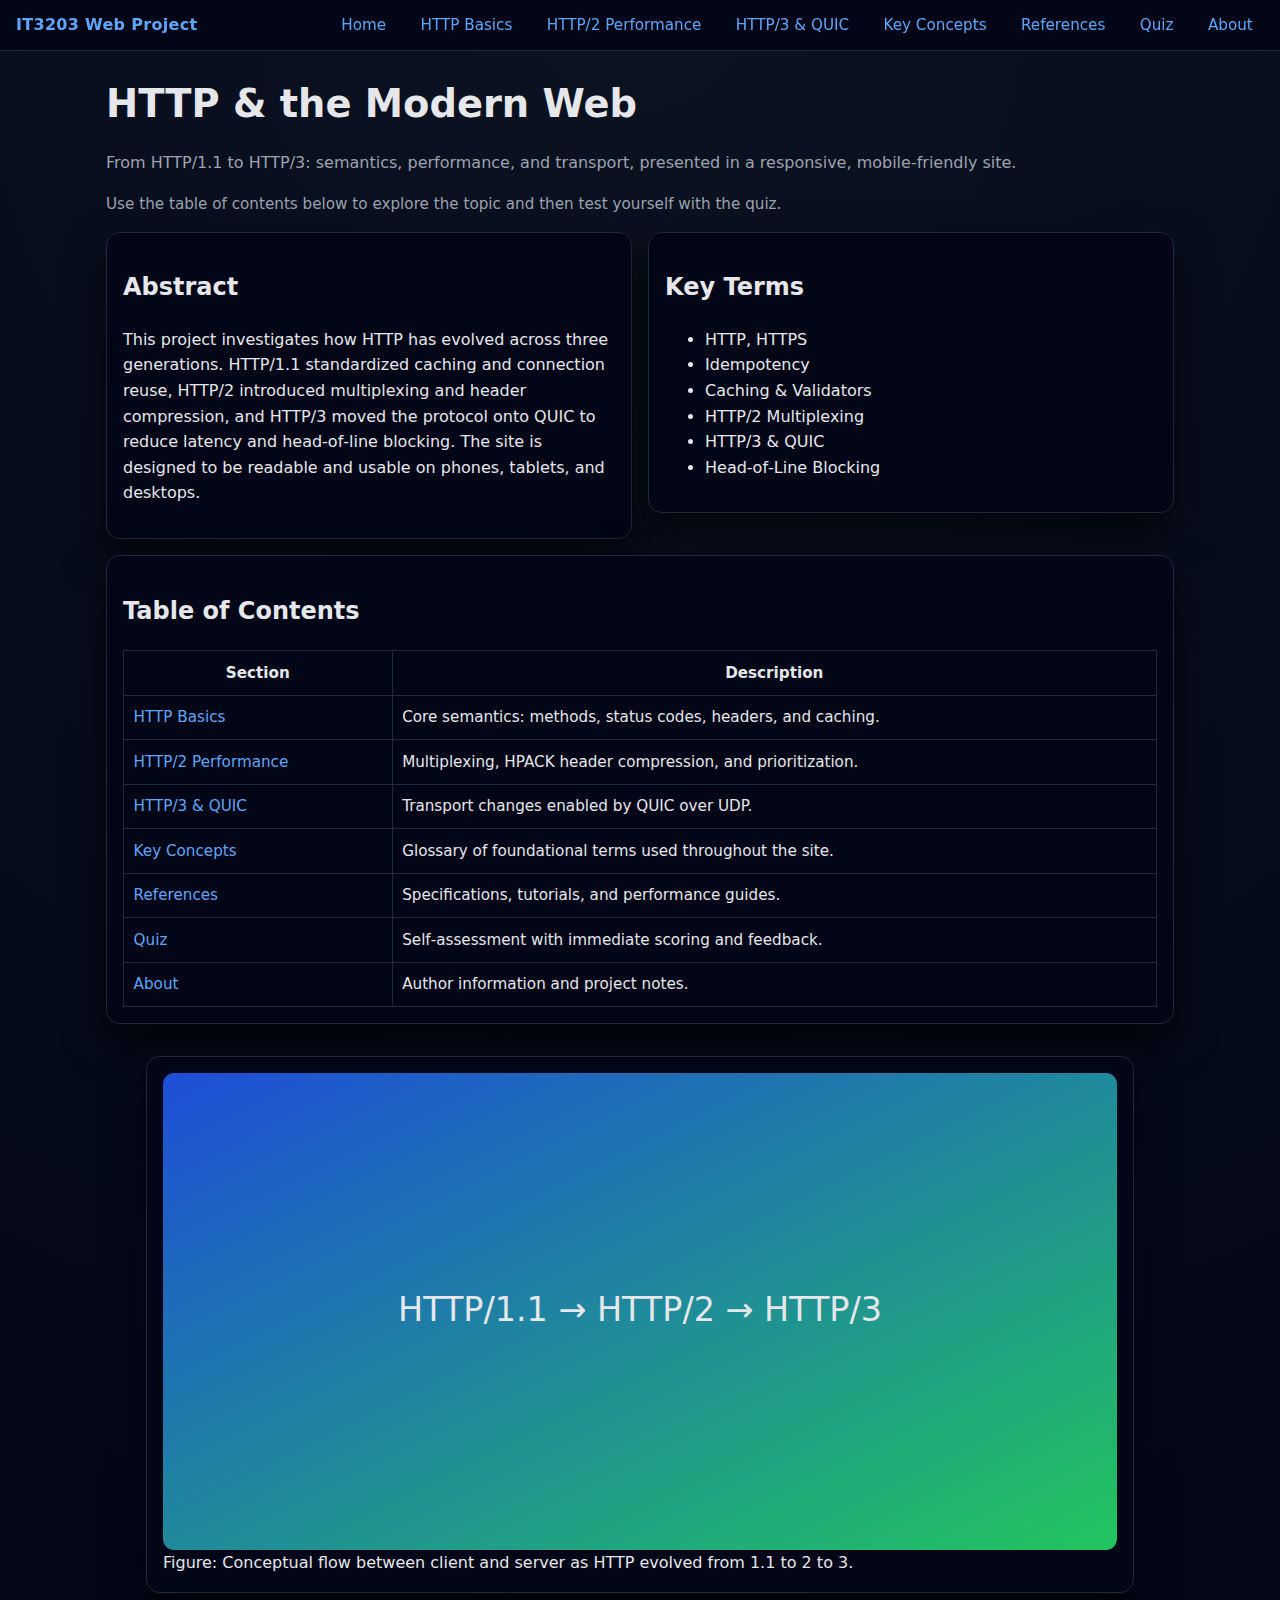
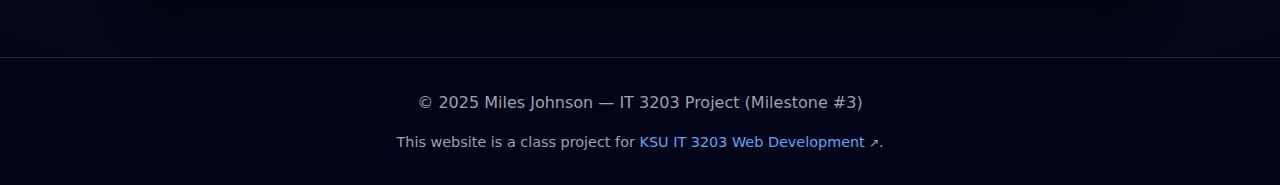
<file: index.html>
<!doctype html>
<html lang="en">
<head>
  <meta charset="utf-8" />
  <meta name="viewport" content="width=device-width, initial-scale=1" />
  <title>Home | IT3203 Web Project</title>
  <meta name="description" content="HTTP study site with responsive layout and quiz"/>
  <link rel="stylesheet" href="styles.css" />
</head>
<body>

<nav class="nav" aria-label="Main navigation">
  <a class="logo" href="index.html">IT3203 Web Project</a>
  <button class="nav-toggle" aria-expanded="false" aria-label="Toggle navigation">
    <span class="nav-toggle-bar"></span>
    <span class="nav-toggle-bar"></span>
    <span class="nav-toggle-bar"></span>
  </button>
  <ul class="menu">
    <li><a href="index.html">Home</a></li>
    <li><a href="topic-http.html">HTTP Basics</a></li>
    <li><a href="topic-http2-performance.html">HTTP/2 Performance</a></li>
    <li><a href="topic-http3.html">HTTP/3 &amp; QUIC</a></li>
    <li><a href="key-concepts.html">Key Concepts</a></li>
    <li><a href="references.html">References</a></li>
    <li><a href="quiz.html">Quiz</a></li>
    <li><a href="about.html">About</a></li>
  </ul>
</nav>

<main class="container">

<header class="hero">
  <h1>HTTP &amp; the Modern Web</h1>
  <p class="tagline">From HTTP/1.1 to HTTP/3: semantics, performance, and transport, presented in a responsive, mobile‑friendly site.</p>
  <p class="toc-note">Use the table of contents below to explore the topic and then test yourself with the quiz.</p>
</header>

<section class="grid grid-home">
  <article class="card">
    <h2>Abstract</h2>
    <p>
      This project investigates how HTTP has evolved across three generations. HTTP/1.1 standardized
      caching and connection reuse, HTTP/2 introduced multiplexing and header compression, and HTTP/3
      moved the protocol onto QUIC to reduce latency and head‑of‑line blocking. The site is designed to
      be readable and usable on phones, tablets, and desktops.
    </p>
  </article>

  <aside class="card">
    <h2>Key Terms</h2>
    <ul>
      <li>HTTP, HTTPS</li>
      <li>Idempotency</li>
      <li>Caching &amp; Validators</li>
      <li>HTTP/2 Multiplexing</li>
      <li>HTTP/3 &amp; QUIC</li>
      <li>Head‑of‑Line Blocking</li>
    </ul>
  </aside>

  <article class="card span-2">
    <h2>Table of Contents</h2>
    <div class="table-wrapper">
      <table class="toc">
        <thead><tr><th>Section</th><th>Description</th></tr></thead>
        <tbody>
          <tr><td><a href="topic-http.html">HTTP Basics</a></td><td>Core semantics: methods, status codes, headers, and caching.</td></tr>
          <tr><td><a href="topic-http2-performance.html">HTTP/2 Performance</a></td><td>Multiplexing, HPACK header compression, and prioritization.</td></tr>
          <tr><td><a href="topic-http3.html">HTTP/3 &amp; QUIC</a></td><td>Transport changes enabled by QUIC over UDP.</td></tr>
          <tr><td><a href="key-concepts.html">Key Concepts</a></td><td>Glossary of foundational terms used throughout the site.</td></tr>
          <tr><td><a href="references.html">References</a></td><td>Specifications, tutorials, and performance guides.</td></tr>
          <tr><td><a href="quiz.html">Quiz</a></td><td>Self‑assessment with immediate scoring and feedback.</td></tr>
          <tr><td><a href="about.html">About</a></td><td>Author information and project notes.</td></tr>
        </tbody>
      </table>
    </div>
  </article>

  <figure class="card span-2">
    <img src="placeholder.svg" alt="Diagram showing browser, HTTP versions, and server" class="responsive-img">
    <figcaption>Figure: Conceptual flow between client and server as HTTP evolved from 1.1 to 2 to 3.</figcaption>
  </figure>
</section>

</main>

<footer class="site-footer">
  <p>© 2025 Miles Johnson — IT 3203 Project (Milestone #3)</p>
  <p class="note">This website is a class project for
    <a href="https://ksuweb.github.io/IT3203/" target="_blank" rel="noopener">KSU IT 3203 Web Development</a>.
  </p>
</footer>

<script src="script.js" defer></script>
</body>
</html>
</file>
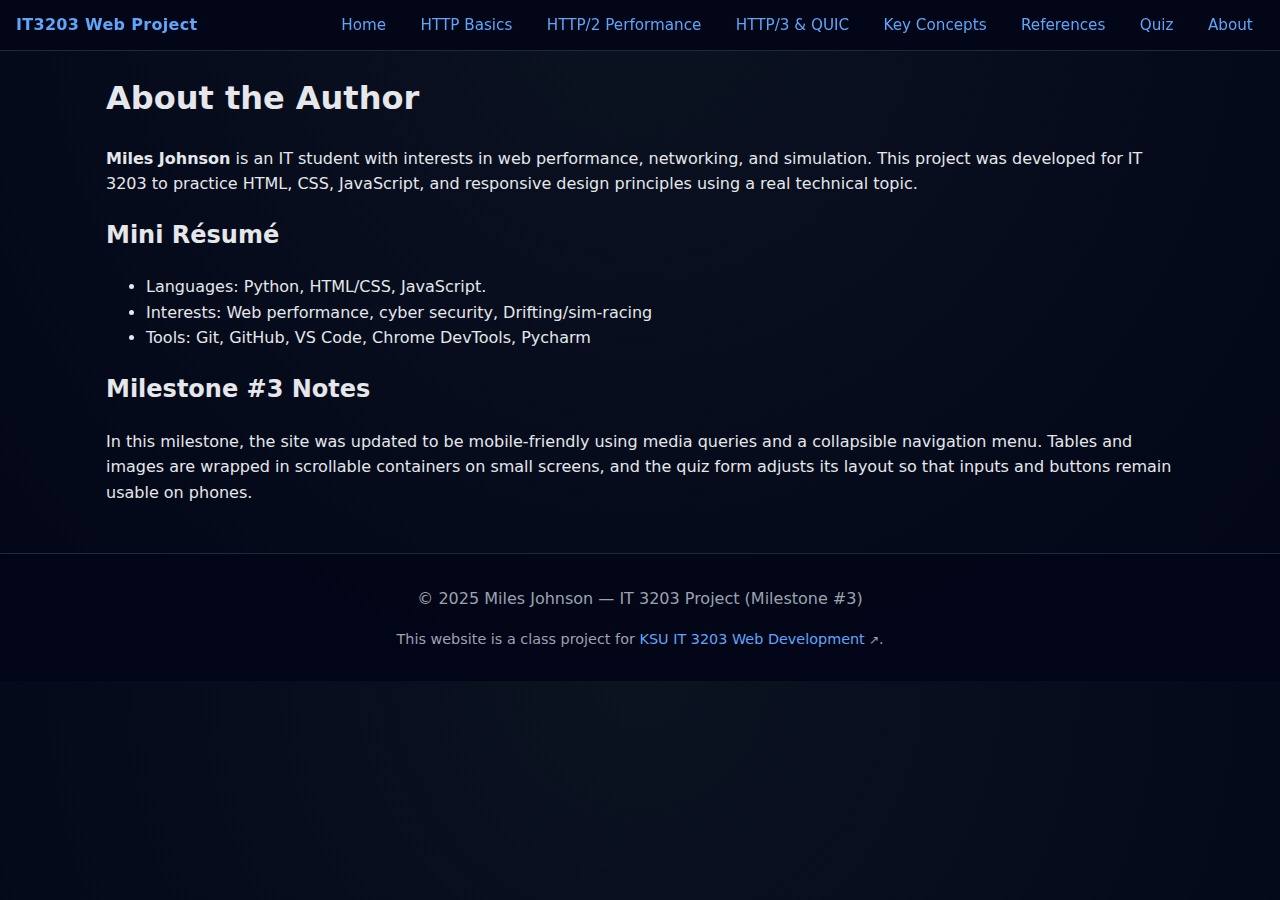
<file: about.html>
<!doctype html>
<html lang="en">
<head>
  <meta charset="utf-8" />
  <meta name="viewport" content="width=device-width, initial-scale=1" />
  <title>About | IT3203 Web Project</title>
  <meta name="description" content="About the author and project"/>
  <link rel="stylesheet" href="styles.css" />
</head>
<body>

<nav class="nav" aria-label="Main navigation">
  <a class="logo" href="index.html">IT3203 Web Project</a>
  <button class="nav-toggle" aria-expanded="false" aria-label="Toggle navigation">
    <span class="nav-toggle-bar"></span>
    <span class="nav-toggle-bar"></span>
    <span class="nav-toggle-bar"></span>
  </button>
  <ul class="menu">
    <li><a href="index.html">Home</a></li>
    <li><a href="topic-http.html">HTTP Basics</a></li>
    <li><a href="topic-http2-performance.html">HTTP/2 Performance</a></li>
    <li><a href="topic-http3.html">HTTP/3 &amp; QUIC</a></li>
    <li><a href="key-concepts.html">Key Concepts</a></li>
    <li><a href="references.html">References</a></li>
    <li><a href="quiz.html">Quiz</a></li>
    <li><a href="about.html">About</a></li>
  </ul>
</nav>

<main class="container">

<article class="content">
  <h1>About the Author</h1>
  <p>
    <strong>Miles Johnson</strong> is an IT student with interests in web performance, networking, and
    simulation. This project was developed for IT 3203 to practice HTML, CSS, JavaScript, and responsive
    design principles using a real technical topic.
  </p>

  <h2>Mini Résumé</h2>
  <ul>
    <li>Languages: Python, HTML/CSS, JavaScript.</li>
    <li>Interests: Web performance, cyber security, Drifting/sim-racing</li>
    <li>Tools: Git, GitHub, VS Code, Chrome DevTools, Pycharm</li>
  </ul>

  <h2>Milestone #3 Notes</h2>
  <p>
    In this milestone, the site was updated to be mobile‑friendly using media queries and a collapsible
    navigation menu. Tables and images are wrapped in scrollable containers on small screens, and the
    quiz form adjusts its layout so that inputs and buttons remain usable on phones.
  </p>
</article>

</main>

<footer class="site-footer">
  <p>© 2025 Miles Johnson — IT 3203 Project (Milestone #3)</p>
  <p class="note">This website is a class project for
    <a href="https://ksuweb.github.io/IT3203/" target="_blank" rel="noopener">KSU IT 3203 Web Development</a>.
  </p>
</footer>

<script src="script.js" defer></script>
</body>
</html>
</file>
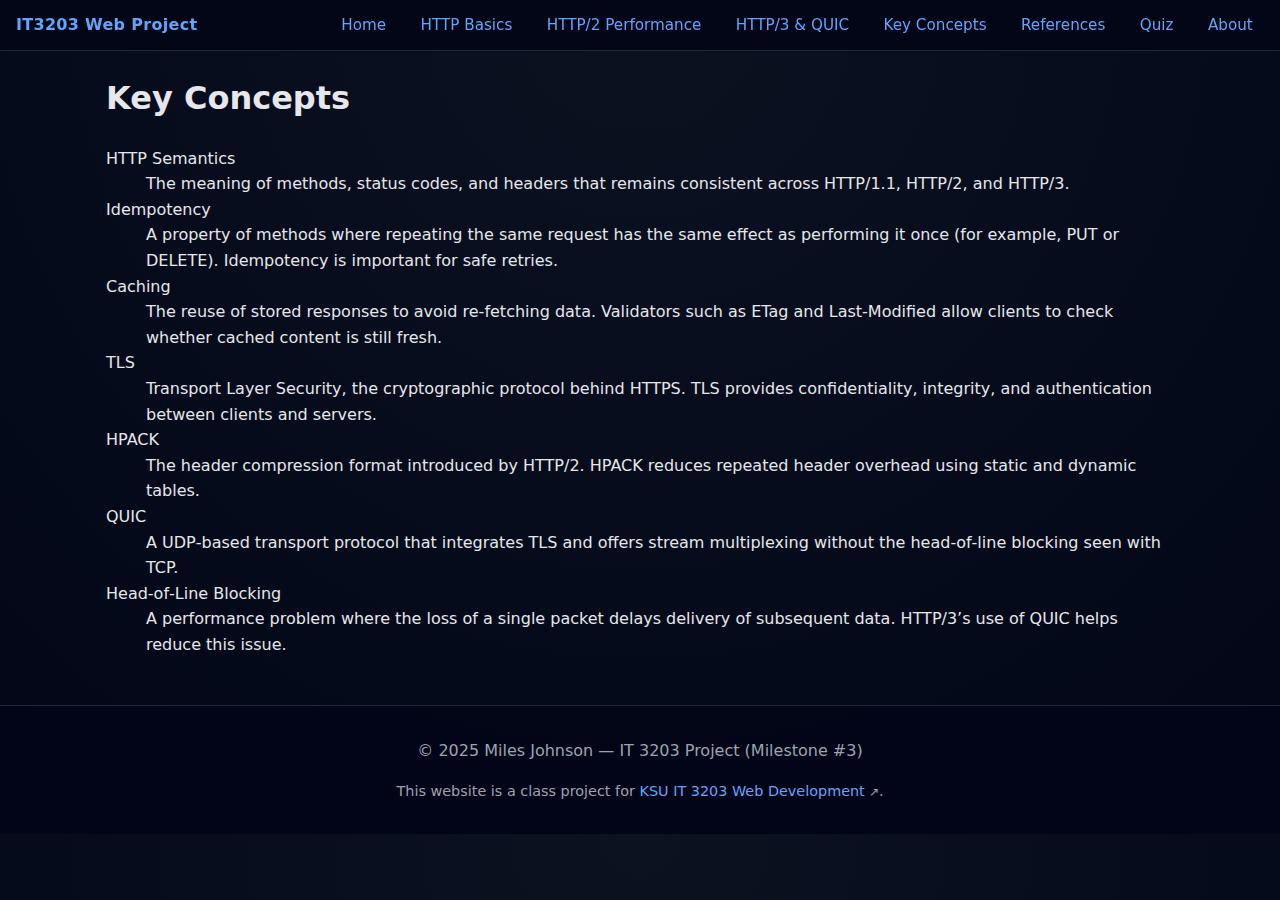
<file: key-concepts.html>
<!doctype html>
<html lang="en">
<head>
  <meta charset="utf-8" />
  <meta name="viewport" content="width=device-width, initial-scale=1" />
  <title>Key Concepts | IT3203 Web Project</title>
  <meta name="description" content="Glossary of HTTP and transport terms"/>
  <link rel="stylesheet" href="styles.css" />
</head>
<body>

<nav class="nav" aria-label="Main navigation">
  <a class="logo" href="index.html">IT3203 Web Project</a>
  <button class="nav-toggle" aria-expanded="false" aria-label="Toggle navigation">
    <span class="nav-toggle-bar"></span>
    <span class="nav-toggle-bar"></span>
    <span class="nav-toggle-bar"></span>
  </button>
  <ul class="menu">
    <li><a href="index.html">Home</a></li>
    <li><a href="topic-http.html">HTTP Basics</a></li>
    <li><a href="topic-http2-performance.html">HTTP/2 Performance</a></li>
    <li><a href="topic-http3.html">HTTP/3 &amp; QUIC</a></li>
    <li><a href="key-concepts.html">Key Concepts</a></li>
    <li><a href="references.html">References</a></li>
    <li><a href="quiz.html">Quiz</a></li>
    <li><a href="about.html">About</a></li>
  </ul>
</nav>

<main class="container">

<section class="content">
  <h1>Key Concepts</h1>
  <dl class="concepts">
    <dt id="semantics">HTTP Semantics</dt>
    <dd>The meaning of methods, status codes, and headers that remains consistent across HTTP/1.1, HTTP/2, and HTTP/3.</dd>

    <dt id="idempotency">Idempotency</dt>
    <dd>
      A property of methods where repeating the same request has the same effect as performing it once
      (for example, PUT or DELETE). Idempotency is important for safe retries.
    </dd>

    <dt id="caching">Caching</dt>
    <dd>
      The reuse of stored responses to avoid re‑fetching data. Validators such as ETag and Last‑Modified
      allow clients to check whether cached content is still fresh.
    </dd>

    <dt id="tls">TLS</dt>
    <dd>
      Transport Layer Security, the cryptographic protocol behind HTTPS. TLS provides confidentiality,
      integrity, and authentication between clients and servers.
    </dd>

    <dt id="hpack">HPACK</dt>
    <dd>
      The header compression format introduced by HTTP/2. HPACK reduces repeated header overhead using
      static and dynamic tables.
    </dd>

    <dt id="quic">QUIC</dt>
    <dd>
      A UDP‑based transport protocol that integrates TLS and offers stream multiplexing without the
      head‑of‑line blocking seen with TCP.
    </dd>

    <dt id="hol">Head‑of‑Line Blocking</dt>
    <dd>
      A performance problem where the loss of a single packet delays delivery of subsequent data. HTTP/3’s
      use of QUIC helps reduce this issue.
    </dd>
  </dl>
</section>

</main>

<footer class="site-footer">
  <p>© 2025 Miles Johnson — IT 3203 Project (Milestone #3)</p>
  <p class="note">This website is a class project for
    <a href="https://ksuweb.github.io/IT3203/" target="_blank" rel="noopener">KSU IT 3203 Web Development</a>.
  </p>
</footer>

<script src="script.js" defer></script>
</body>
</html>
</file>
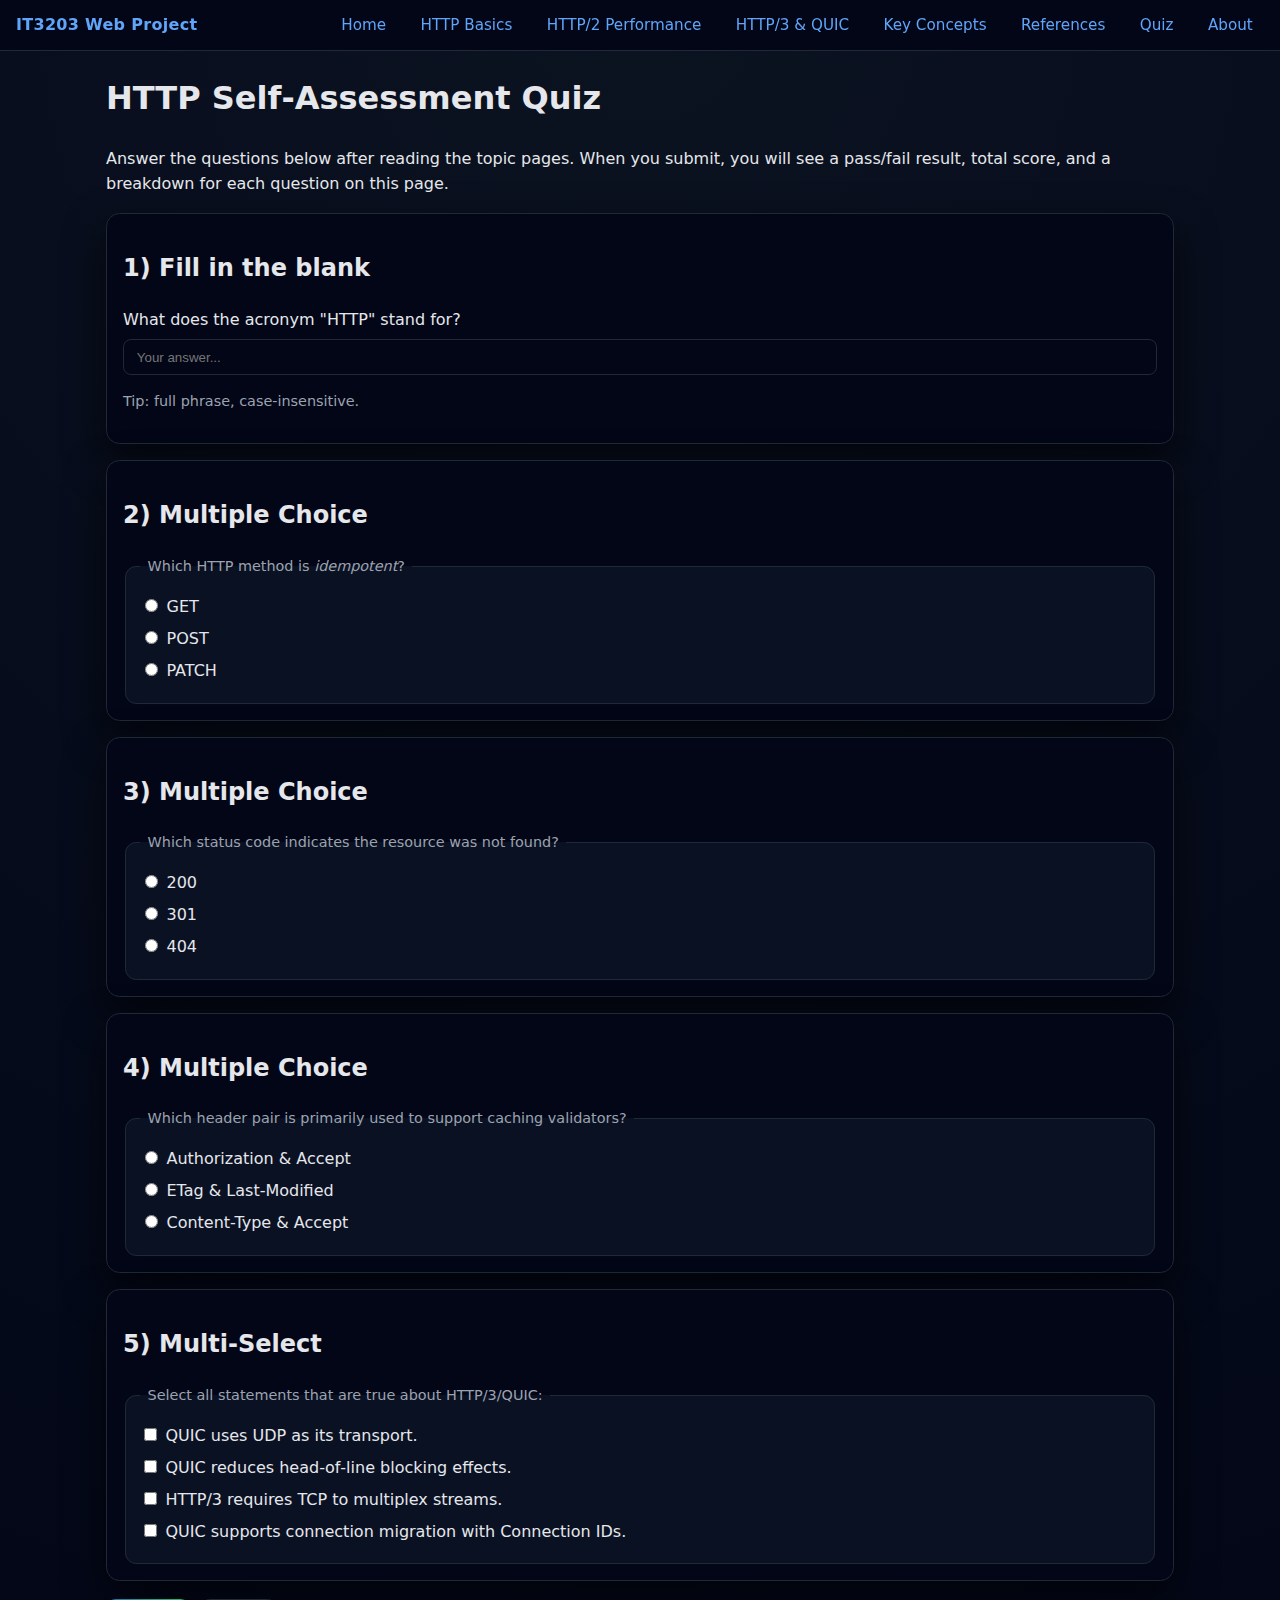
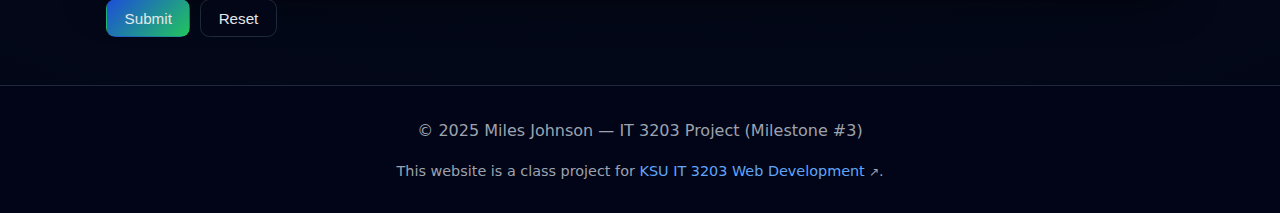
<file: quiz.html>
<!doctype html>
<html lang="en">
<head>
  <meta charset="utf-8" />
  <meta name="viewport" content="width=device-width, initial-scale=1" />
  <title>Quiz | IT3203 Web Project</title>
  <meta name="description" content="HTTP self‑assessment quiz"/>
  <link rel="stylesheet" href="styles.css" />
</head>
<body>

<nav class="nav" aria-label="Main navigation">
  <a class="logo" href="index.html">IT3203 Web Project</a>
  <button class="nav-toggle" aria-expanded="false" aria-label="Toggle navigation">
    <span class="nav-toggle-bar"></span>
    <span class="nav-toggle-bar"></span>
    <span class="nav-toggle-bar"></span>
  </button>
  <ul class="menu">
    <li><a href="index.html">Home</a></li>
    <li><a href="topic-http.html">HTTP Basics</a></li>
    <li><a href="topic-http2-performance.html">HTTP/2 Performance</a></li>
    <li><a href="topic-http3.html">HTTP/3 &amp; QUIC</a></li>
    <li><a href="key-concepts.html">Key Concepts</a></li>
    <li><a href="references.html">References</a></li>
    <li><a href="quiz.html">Quiz</a></li>
    <li><a href="about.html">About</a></li>
  </ul>
</nav>

<main class="container">

<article class="content">
  <h1>HTTP Self‑Assessment Quiz</h1>
  <p>
    Answer the questions below after reading the topic pages. When you submit, you will see a pass/fail
    result, total score, and a breakdown for each question on this page.
  </p>

  <form id="quizForm" class="quiz" novalidate>
    <section class="q card">
      <h2>1) Fill in the blank</h2>
      <label for="q1">What does the acronym "HTTP" stand for?</label>
      <input id="q1" name="q1" type="text" placeholder="Your answer..." autocomplete="off" required>
      <p class="hint note">Tip: full phrase, case‑insensitive.</p>
    </section>

    <section class="q card">
      <h2>2) Multiple Choice</h2>
      <fieldset>
        <legend>Which HTTP method is <em>idempotent</em>?</legend>
        <label><input type="radio" name="q2" value="GET"> GET</label>
        <label><input type="radio" name="q2" value="POST"> POST</label>
        <label><input type="radio" name="q2" value="PATCH"> PATCH</label>
      </fieldset>
    </section>

    <section class="q card">
      <h2>3) Multiple Choice</h2>
      <fieldset>
        <legend>Which status code indicates the resource was not found?</legend>
        <label><input type="radio" name="q3" value="200"> 200</label>
        <label><input type="radio" name="q3" value="301"> 301</label>
        <label><input type="radio" name="q3" value="404"> 404</label>
      </fieldset>
    </section>

    <section class="q card">
      <h2>4) Multiple Choice</h2>
      <fieldset>
        <legend>Which header pair is primarily used to support caching validators?</legend>
        <label><input type="radio" name="q4" value="auth"> Authorization &amp; Accept</label>
        <label><input type="radio" name="q4" value="etag"> ETag &amp; Last-Modified</label>
        <label><input type="radio" name="q4" value="ctype"> Content-Type &amp; Accept</label>
      </fieldset>
    </section>

    <section class="q card">
      <h2>5) Multi‑Select</h2>
      <fieldset>
        <legend>Select all statements that are true about HTTP/3/QUIC:</legend>
        <label><input type="checkbox" name="q5" value="udp"> QUIC uses UDP as its transport.</label>
        <label><input type="checkbox" name="q5" value="hol"> QUIC reduces head‑of‑line blocking effects.</label>
        <label><input type="checkbox" name="q5" value="tcp"> HTTP/3 requires TCP to multiplex streams.</label>
        <label><input type="checkbox" name="q5" value="migrate"> QUIC supports connection migration with Connection IDs.</label>
      </fieldset>
    </section>

    <div class="quiz-actions">
      <button type="submit" class="btn primary">Submit</button>
      <button type="reset" id="resetBtn" class="btn subtle">Reset</button>
    </div>
  </form>

  <section id="results" class="results card" aria-live="polite" aria-atomic="true" hidden></section>
</article>

</main>

<footer class="site-footer">
  <p>© 2025 Miles Johnson — IT 3203 Project (Milestone #3)</p>
  <p class="note">This website is a class project for
    <a href="https://ksuweb.github.io/IT3203/" target="_blank" rel="noopener">KSU IT 3203 Web Development</a>.
  </p>
</footer>

<script src="script.js" defer></script>
</body>
</html>
</file>
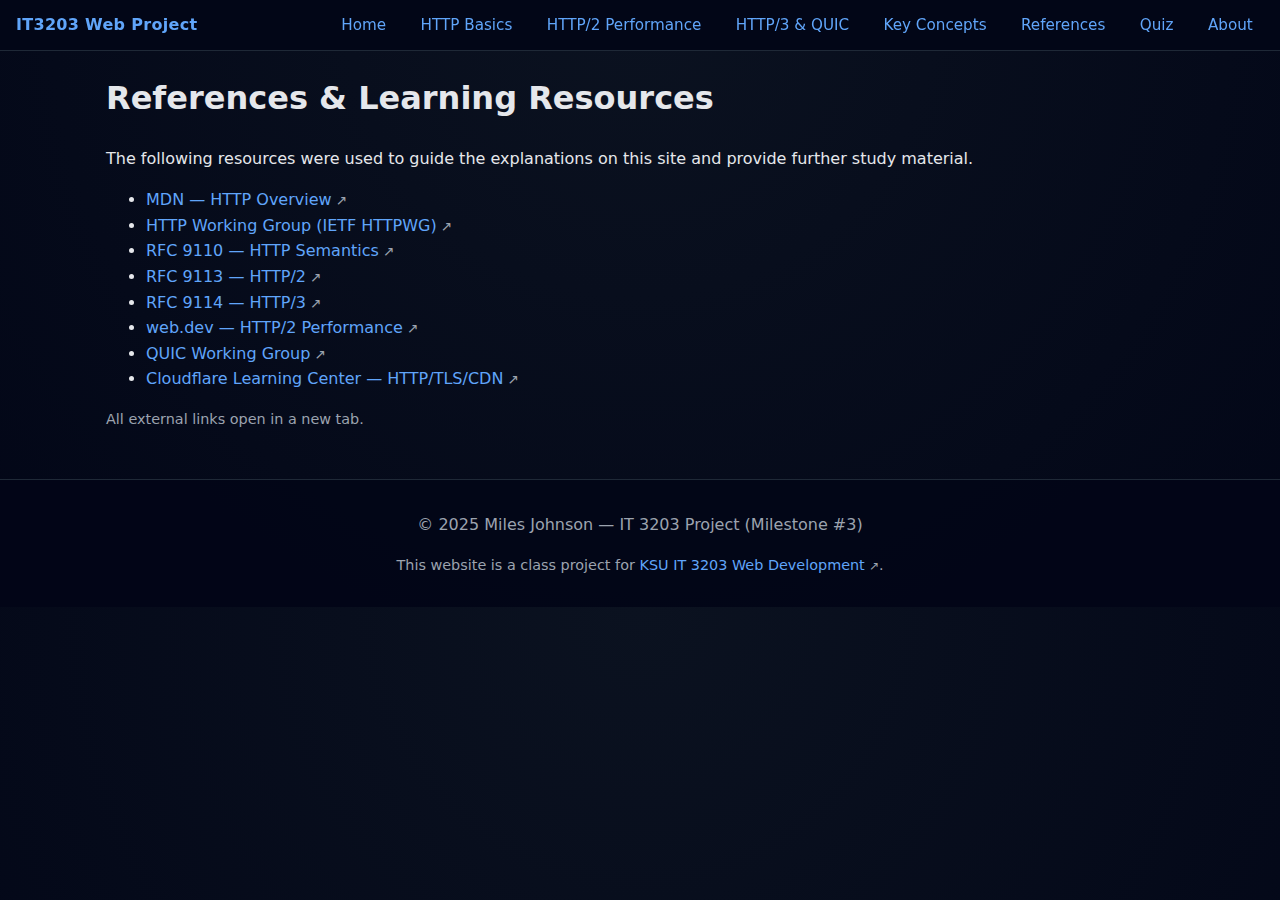
<file: references.html>
<!doctype html>
<html lang="en">
<head>
  <meta charset="utf-8" />
  <meta name="viewport" content="width=device-width, initial-scale=1" />
  <title>References | IT3203 Web Project</title>
  <meta name="description" content="References and learning resources"/>
  <link rel="stylesheet" href="styles.css" />
</head>
<body>

<nav class="nav" aria-label="Main navigation">
  <a class="logo" href="index.html">IT3203 Web Project</a>
  <button class="nav-toggle" aria-expanded="false" aria-label="Toggle navigation">
    <span class="nav-toggle-bar"></span>
    <span class="nav-toggle-bar"></span>
    <span class="nav-toggle-bar"></span>
  </button>
  <ul class="menu">
    <li><a href="index.html">Home</a></li>
    <li><a href="topic-http.html">HTTP Basics</a></li>
    <li><a href="topic-http2-performance.html">HTTP/2 Performance</a></li>
    <li><a href="topic-http3.html">HTTP/3 &amp; QUIC</a></li>
    <li><a href="key-concepts.html">Key Concepts</a></li>
    <li><a href="references.html">References</a></li>
    <li><a href="quiz.html">Quiz</a></li>
    <li><a href="about.html">About</a></li>
  </ul>
</nav>

<main class="container">

<article class="content">
  <h1>References &amp; Learning Resources</h1>
  <p>
    The following resources were used to guide the explanations on this site and provide further study material.
  </p>
  <ul class="refs">
    <li><a href="https://developer.mozilla.org/en-US/docs/Web/HTTP" target="_blank" rel="noopener">MDN — HTTP Overview</a></li>
    <li><a href="https://httpwg.org/" target="_blank" rel="noopener">HTTP Working Group (IETF HTTPWG)</a></li>
    <li><a href="https://www.rfc-editor.org/rfc/rfc9110" target="_blank" rel="noopener">RFC 9110 — HTTP Semantics</a></li>
    <li><a href="https://www.rfc-editor.org/rfc/rfc9113" target="_blank" rel="noopener">RFC 9113 — HTTP/2</a></li>
    <li><a href="https://www.rfc-editor.org/rfc/rfc9114" target="_blank" rel="noopener">RFC 9114 — HTTP/3</a></li>
    <li><a href="https://web.dev/learn/performance/http2/" target="_blank" rel="noopener">web.dev — HTTP/2 Performance</a></li>
    <li><a href="https://quicwg.org/" target="_blank" rel="noopener">QUIC Working Group</a></li>
    <li><a href="https://www.cloudflare.com/learning/" target="_blank" rel="noopener">Cloudflare Learning Center — HTTP/TLS/CDN</a></li>
  </ul>
  <p class="note">All external links open in a new tab.</p>
</article>

</main>

<footer class="site-footer">
  <p>© 2025 Miles Johnson — IT 3203 Project (Milestone #3)</p>
  <p class="note">This website is a class project for
    <a href="https://ksuweb.github.io/IT3203/" target="_blank" rel="noopener">KSU IT 3203 Web Development</a>.
  </p>
</footer>

<script src="script.js" defer></script>
</body>
</html>
</file>
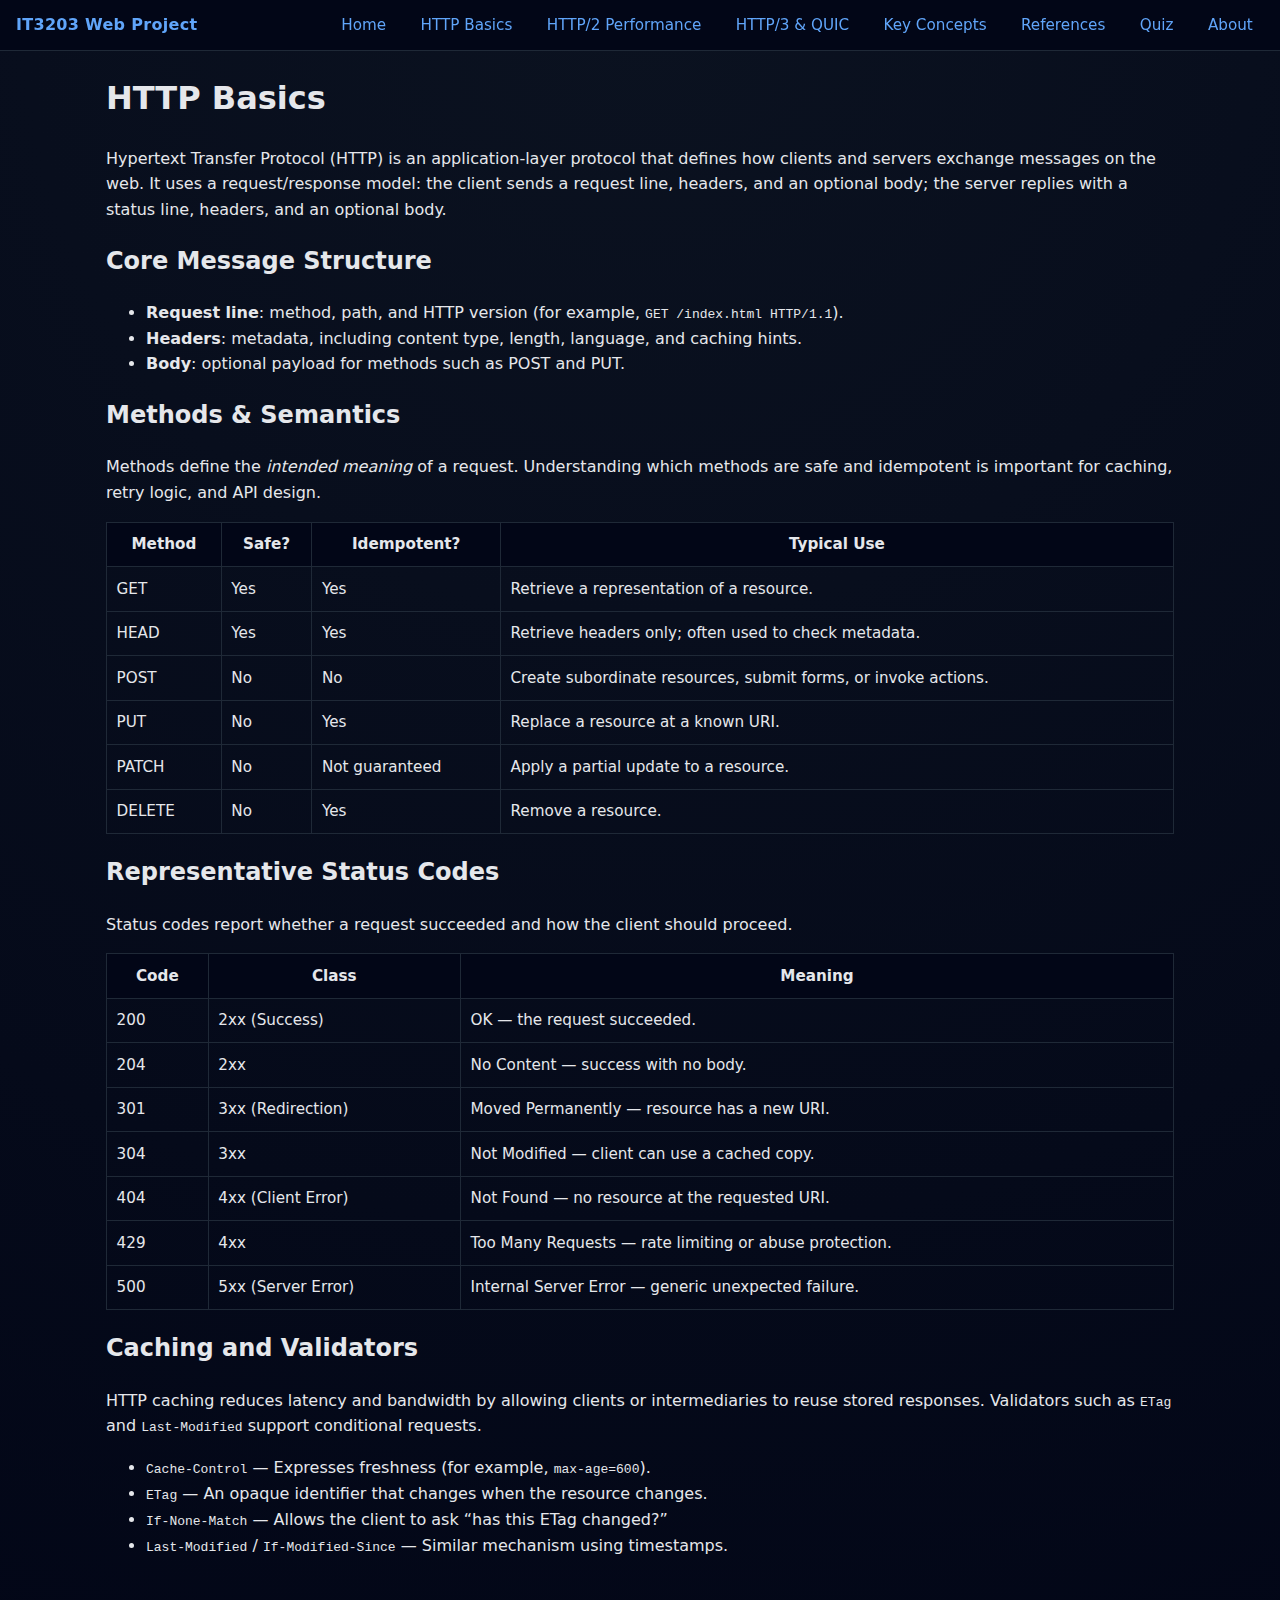
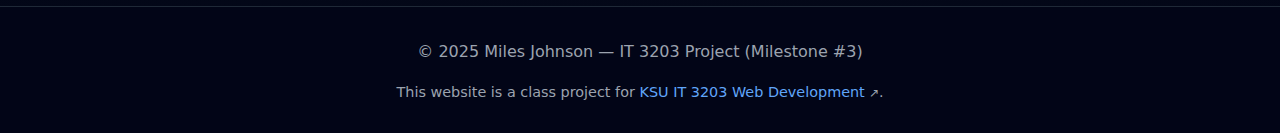
<file: topic-http.html>
<!doctype html>
<html lang="en">
<head>
  <meta charset="utf-8" />
  <meta name="viewport" content="width=device-width, initial-scale=1" />
  <title>HTTP Basics | IT3203 Web Project</title>
  <meta name="description" content="HTTP methods, status codes, and caching"/>
  <link rel="stylesheet" href="styles.css" />
</head>
<body>

<nav class="nav" aria-label="Main navigation">
  <a class="logo" href="index.html">IT3203 Web Project</a>
  <button class="nav-toggle" aria-expanded="false" aria-label="Toggle navigation">
    <span class="nav-toggle-bar"></span>
    <span class="nav-toggle-bar"></span>
    <span class="nav-toggle-bar"></span>
  </button>
  <ul class="menu">
    <li><a href="index.html">Home</a></li>
    <li><a href="topic-http.html">HTTP Basics</a></li>
    <li><a href="topic-http2-performance.html">HTTP/2 Performance</a></li>
    <li><a href="topic-http3.html">HTTP/3 &amp; QUIC</a></li>
    <li><a href="key-concepts.html">Key Concepts</a></li>
    <li><a href="references.html">References</a></li>
    <li><a href="quiz.html">Quiz</a></li>
    <li><a href="about.html">About</a></li>
  </ul>
</nav>

<main class="container">

<article class="content">
  <h1 id="basics">HTTP Basics</h1>
  <p>
    Hypertext Transfer Protocol (HTTP) is an application‑layer protocol that defines how clients and
    servers exchange messages on the web. It uses a request/response model: the client sends a request
    line, headers, and an optional body; the server replies with a status line, headers, and an optional body.
  </p>

  <h2>Core Message Structure</h2>
  <ul>
    <li><strong>Request line</strong>: method, path, and HTTP version (for example, <code>GET /index.html HTTP/1.1</code>).</li>
    <li><strong>Headers</strong>: metadata, including content type, length, language, and caching hints.</li>
    <li><strong>Body</strong>: optional payload for methods such as POST and PUT.</li>
  </ul>

  <h2>Methods &amp; Semantics</h2>
  <p>
    Methods define the <em>intended meaning</em> of a request. Understanding which methods are safe and
    idempotent is important for caching, retry logic, and API design.
  </p>
  <div class="table-wrapper">
    <table>
      <thead><tr><th>Method</th><th>Safe?</th><th>Idempotent?</th><th>Typical Use</th></tr></thead>
      <tbody>
        <tr><td>GET</td><td>Yes</td><td>Yes</td><td>Retrieve a representation of a resource.</td></tr>
        <tr><td>HEAD</td><td>Yes</td><td>Yes</td><td>Retrieve headers only; often used to check metadata.</td></tr>
        <tr><td>POST</td><td>No</td><td>No</td><td>Create subordinate resources, submit forms, or invoke actions.</td></tr>
        <tr><td>PUT</td><td>No</td><td>Yes</td><td>Replace a resource at a known URI.</td></tr>
        <tr><td>PATCH</td><td>No</td><td>Not guaranteed</td><td>Apply a partial update to a resource.</td></tr>
        <tr><td>DELETE</td><td>No</td><td>Yes</td><td>Remove a resource.</td></tr>
      </tbody>
    </table>
  </div>

  <h2>Representative Status Codes</h2>
  <p>
    Status codes report whether a request succeeded and how the client should proceed.
  </p>
  <div class="table-wrapper">
    <table>
      <thead><tr><th>Code</th><th>Class</th><th>Meaning</th></tr></thead>
      <tbody>
        <tr><td>200</td><td>2xx (Success)</td><td>OK — the request succeeded.</td></tr>
        <tr><td>204</td><td>2xx</td><td>No Content — success with no body.</td></tr>
        <tr><td>301</td><td>3xx (Redirection)</td><td>Moved Permanently — resource has a new URI.</td></tr>
        <tr><td>304</td><td>3xx</td><td>Not Modified — client can use a cached copy.</td></tr>
        <tr><td>404</td><td>4xx (Client Error)</td><td>Not Found — no resource at the requested URI.</td></tr>
        <tr><td>429</td><td>4xx</td><td>Too Many Requests — rate limiting or abuse protection.</td></tr>
        <tr><td>500</td><td>5xx (Server Error)</td><td>Internal Server Error — generic unexpected failure.</td></tr>
      </tbody>
    </table>
  </div>

  <h2>Caching and Validators</h2>
  <p>
    HTTP caching reduces latency and bandwidth by allowing clients or intermediaries to reuse stored
    responses. Validators such as <code>ETag</code> and <code>Last-Modified</code> support conditional requests.
  </p>
  <ul>
    <li><code>Cache-Control</code> — Expresses freshness (for example, <code>max-age=600</code>).</li>
    <li><code>ETag</code> — An opaque identifier that changes when the resource changes.</li>
    <li><code>If-None-Match</code> — Allows the client to ask “has this ETag changed?”</li>
    <li><code>Last-Modified</code> / <code>If-Modified-Since</code> — Similar mechanism using timestamps.</li>
  </ul>
</article>

</main>

<footer class="site-footer">
  <p>© 2025 Miles Johnson — IT 3203 Project (Milestone #3)</p>
  <p class="note">This website is a class project for
    <a href="https://ksuweb.github.io/IT3203/" target="_blank" rel="noopener">KSU IT 3203 Web Development</a>.
  </p>
</footer>

<script src="script.js" defer></script>
</body>
</html>
</file>
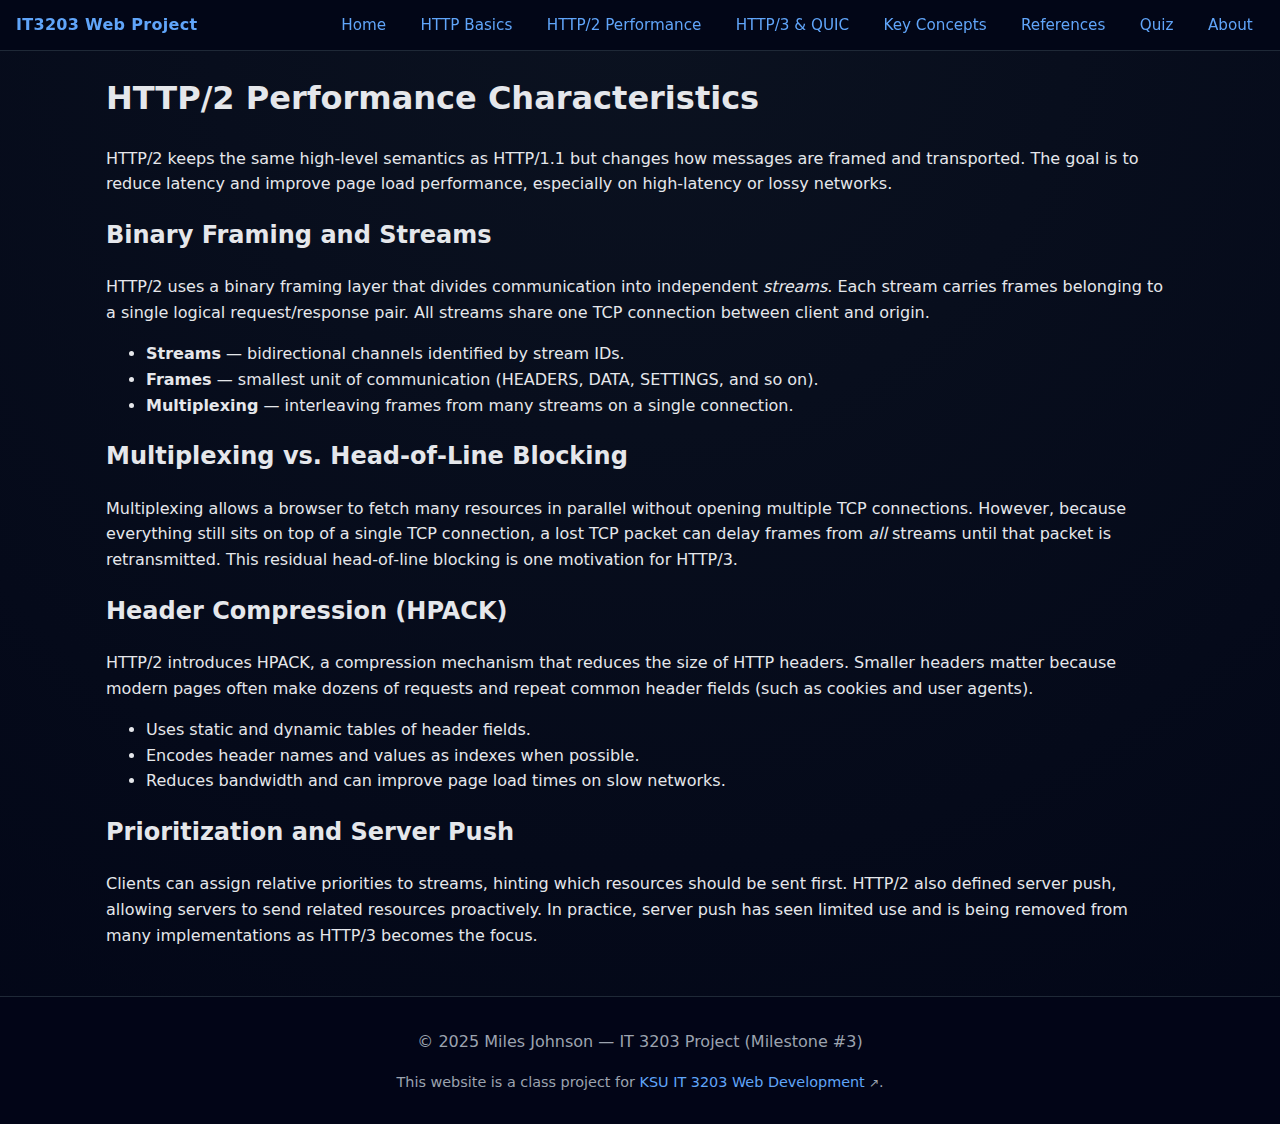
<file: topic-http2-performance.html>
<!doctype html>
<html lang="en">
<head>
  <meta charset="utf-8" />
  <meta name="viewport" content="width=device-width, initial-scale=1" />
  <title>HTTP/2 Performance | IT3203 Web Project</title>
  <meta name="description" content="HTTP/2 multiplexing and performance features"/>
  <link rel="stylesheet" href="styles.css" />
</head>
<body>

<nav class="nav" aria-label="Main navigation">
  <a class="logo" href="index.html">IT3203 Web Project</a>
  <button class="nav-toggle" aria-expanded="false" aria-label="Toggle navigation">
    <span class="nav-toggle-bar"></span>
    <span class="nav-toggle-bar"></span>
    <span class="nav-toggle-bar"></span>
  </button>
  <ul class="menu">
    <li><a href="index.html">Home</a></li>
    <li><a href="topic-http.html">HTTP Basics</a></li>
    <li><a href="topic-http2-performance.html">HTTP/2 Performance</a></li>
    <li><a href="topic-http3.html">HTTP/3 &amp; QUIC</a></li>
    <li><a href="key-concepts.html">Key Concepts</a></li>
    <li><a href="references.html">References</a></li>
    <li><a href="quiz.html">Quiz</a></li>
    <li><a href="about.html">About</a></li>
  </ul>
</nav>

<main class="container">

<article class="content">
  <h1>HTTP/2 Performance Characteristics</h1>
  <p>
    HTTP/2 keeps the same high‑level semantics as HTTP/1.1 but changes how messages are framed and
    transported. The goal is to reduce latency and improve page load performance, especially on high‑latency
    or lossy networks.
  </p>

  <h2>Binary Framing and Streams</h2>
  <p>
    HTTP/2 uses a binary framing layer that divides communication into independent <em>streams</em>. Each
    stream carries frames belonging to a single logical request/response pair. All streams share one TCP
    connection between client and origin.
  </p>
  <ul>
    <li><strong>Streams</strong> — bidirectional channels identified by stream IDs.</li>
    <li><strong>Frames</strong> — smallest unit of communication (HEADERS, DATA, SETTINGS, and so on).</li>
    <li><strong>Multiplexing</strong> — interleaving frames from many streams on a single connection.</li>
  </ul>

  <h2>Multiplexing vs. Head‑of‑Line Blocking</h2>
  <p>
    Multiplexing allows a browser to fetch many resources in parallel without opening multiple TCP
    connections. However, because everything still sits on top of a single TCP connection, a lost TCP
    packet can delay frames from <em>all</em> streams until that packet is retransmitted. This residual
    head‑of‑line blocking is one motivation for HTTP/3.
  </p>

  <h2>Header Compression (HPACK)</h2>
  <p>
    HTTP/2 introduces HPACK, a compression mechanism that reduces the size of HTTP headers.
    Smaller headers matter because modern pages often make dozens of requests and repeat common header
    fields (such as cookies and user agents).
  </p>
  <ul>
    <li>Uses static and dynamic tables of header fields.</li>
    <li>Encodes header names and values as indexes when possible.</li>
    <li>Reduces bandwidth and can improve page load times on slow networks.</li>
  </ul>

  <h2>Prioritization and Server Push</h2>
  <p>
    Clients can assign relative priorities to streams, hinting which resources should be sent first.
    HTTP/2 also defined server push, allowing servers to send related resources proactively. In practice,
    server push has seen limited use and is being removed from many implementations as HTTP/3 becomes
    the focus.
  </p>
</article>

</main>

<footer class="site-footer">
  <p>© 2025 Miles Johnson — IT 3203 Project (Milestone #3)</p>
  <p class="note">This website is a class project for
    <a href="https://ksuweb.github.io/IT3203/" target="_blank" rel="noopener">KSU IT 3203 Web Development</a>.
  </p>
</footer>

<script src="script.js" defer></script>
</body>
</html>
</file>
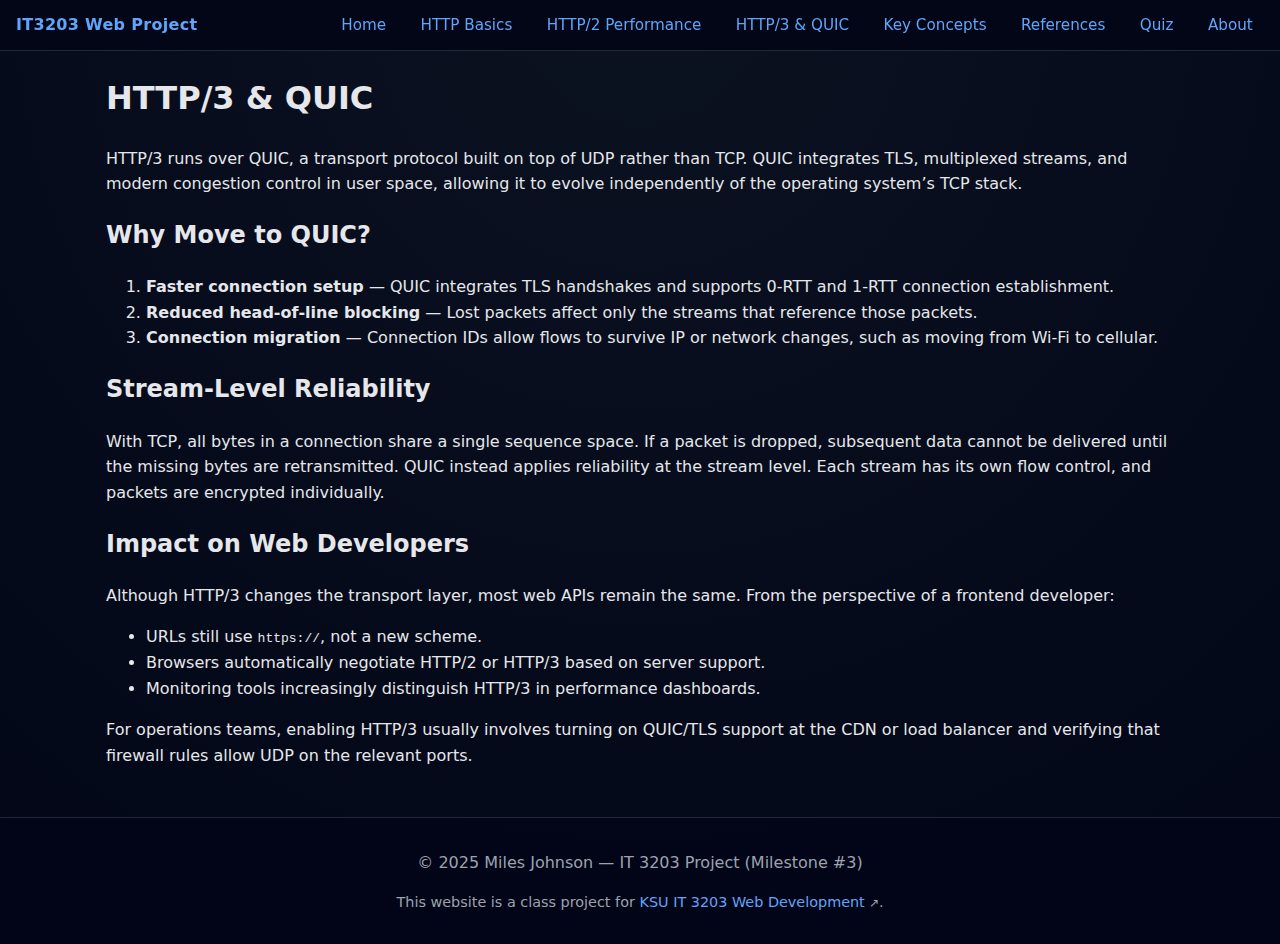
<file: topic-http3.html>
<!doctype html>
<html lang="en">
<head>
  <meta charset="utf-8" />
  <meta name="viewport" content="width=device-width, initial-scale=1" />
  <title>HTTP/3 & QUIC | IT3203 Web Project</title>
  <meta name="description" content="HTTP/3 over QUIC and its impact on performance"/>
  <link rel="stylesheet" href="styles.css" />
</head>
<body>

<nav class="nav" aria-label="Main navigation">
  <a class="logo" href="index.html">IT3203 Web Project</a>
  <button class="nav-toggle" aria-expanded="false" aria-label="Toggle navigation">
    <span class="nav-toggle-bar"></span>
    <span class="nav-toggle-bar"></span>
    <span class="nav-toggle-bar"></span>
  </button>
  <ul class="menu">
    <li><a href="index.html">Home</a></li>
    <li><a href="topic-http.html">HTTP Basics</a></li>
    <li><a href="topic-http2-performance.html">HTTP/2 Performance</a></li>
    <li><a href="topic-http3.html">HTTP/3 &amp; QUIC</a></li>
    <li><a href="key-concepts.html">Key Concepts</a></li>
    <li><a href="references.html">References</a></li>
    <li><a href="quiz.html">Quiz</a></li>
    <li><a href="about.html">About</a></li>
  </ul>
</nav>

<main class="container">

<article class="content">
  <h1 id="http3">HTTP/3 &amp; QUIC</h1>
  <p>
    HTTP/3 runs over QUIC, a transport protocol built on top of UDP rather than TCP. QUIC integrates TLS,
    multiplexed streams, and modern congestion control in user space, allowing it to evolve independently of
    the operating system’s TCP stack.
  </p>

  <h2>Why Move to QUIC?</h2>
  <ol>
    <li><strong>Faster connection setup</strong> — QUIC integrates TLS handshakes and supports 0‑RTT and 1‑RTT connection establishment.</li>
    <li><strong>Reduced head‑of‑line blocking</strong> — Lost packets affect only the streams that reference those packets.</li>
    <li><strong>Connection migration</strong> — Connection IDs allow flows to survive IP or network changes, such as moving from Wi‑Fi to cellular.</li>
  </ol>

  <h2>Stream‑Level Reliability</h2>
  <p>
    With TCP, all bytes in a connection share a single sequence space. If a packet is dropped, subsequent
    data cannot be delivered until the missing bytes are retransmitted. QUIC instead applies reliability at
    the stream level. Each stream has its own flow control, and packets are encrypted individually.
  </p>

  <h2>Impact on Web Developers</h2>
  <p>
    Although HTTP/3 changes the transport layer, most web APIs remain the same. From the perspective of
    a frontend developer:
  </p>
  <ul>
    <li>URLs still use <code>https://</code>, not a new scheme.</li>
    <li>Browsers automatically negotiate HTTP/2 or HTTP/3 based on server support.</li>
    <li>Monitoring tools increasingly distinguish HTTP/3 in performance dashboards.</li>
  </ul>
  <p>
    For operations teams, enabling HTTP/3 usually involves turning on QUIC/TLS support at the CDN or
    load balancer and verifying that firewall rules allow UDP on the relevant ports.
  </p>
</article>

</main>

<footer class="site-footer">
  <p>© 2025 Miles Johnson — IT 3203 Project (Milestone #3)</p>
  <p class="note">This website is a class project for
    <a href="https://ksuweb.github.io/IT3203/" target="_blank" rel="noopener">KSU IT 3203 Web Development</a>.
  </p>
</footer>

<script src="script.js" defer></script>
</body>
</html>
</file>
<file: styles.css>
:root{
  --bg: #020617;
  --card-elevated: #020617;
  --text: #e5e7eb;
  --muted: #9ca3af;
  --accent: #60a5fa;
  --accent-2: #22d3ee;
  --border-subtle: #1f2937;
  --success: #22c55e;
  --success-soft: rgba(34,197,94,.18);
  --danger: #f97373;
  --danger-soft: rgba(248,113,113,.18);
  --score-chip: #111827;
  --radius-card: 0.85rem;
}
*{box-sizing:border-box}
body{
  margin:0;
  font-family:system-ui,-apple-system,Segoe UI,Roboto,Helvetica,Arial,sans-serif;
  color:var(--text);
  background:radial-gradient(circle at top,#0b1220,var(--bg));
  line-height:1.6;
}
a{color:var(--accent);text-decoration:none}
a:hover{color:var(--accent-2);text-decoration:underline}
.container{
  max-width:1100px;
  margin:1.4rem auto 3rem;
  padding:0 1rem;
}
.nav{
  position:sticky;top:0;z-index:10;
  display:flex;align-items:center;
  justify-content:space-between;
  gap:1rem;flex-wrap:wrap;
  padding:.75rem 1rem;
  background:rgba(2,6,23,.96);
  backdrop-filter:blur(8px);
  border-bottom:1px solid var(--border-subtle);
}
.nav .logo{
  font-weight:700;
  letter-spacing:.3px;
  font-size:1rem;
}
.nav-toggle{
  display:none;
  border:none;
  background:transparent;
  cursor:pointer;
  padding:.2rem;
}
.nav-toggle-bar{
  display:block;
  width:22px;
  height:2px;
  border-radius:999px;
  background:#e5e7eb;
  margin:4px 0;
}
.menu{
  list-style:none;
  display:flex;
  flex-wrap:wrap;
  gap:.75rem;
  margin:0;
  padding:0;
}
.menu a{
  padding:.35rem .7rem;
  border-radius:.5rem;
  font-size:.95rem;
}
.menu a:hover{background:rgba(15,23,42,.9)}
.hero{margin-bottom:.75rem}
.hero h1{
  margin:.2rem 0;
  font-size:clamp(1.9rem,3vw,2.5rem);
}
.tagline{color:var(--muted)}
.toc-note{color:var(--muted);font-size:.95rem}
.grid{
  display:grid;
  grid-template-columns:repeat(2,minmax(0,1fr));
  gap:1rem;
}
.grid-home{align-items:start}
.span-2{grid-column:span 2}
.card{
  background:var(--card-elevated);
  border-radius:var(--radius-card);
  padding:1rem;
  border:1px solid var(--border-subtle);
  box-shadow:0 18px 40px rgba(0,0,0,.6);
}
.table-wrapper{width:100%;overflow-x:auto}
table{
  width:100%;
  border-collapse:collapse;
  font-size:.95rem;
  min-width:420px;
}
th,td{border:1px solid #1f2937;padding:.6rem}
thead th{background:#020617}
.content h1{margin-top:.2rem}
.content h2{margin-top:1.2rem}
.responsive-img{
  max-width:100%;
  height:auto;
  display:block;
  border-radius:.7rem;
}
.note{color:var(--muted);font-size:.9rem}
a[target="_blank"]::after{
  content:" ↗";
  font-size:.85em;
  color:var(--muted);
}
.site-footer{
  margin-top:2.2rem;
  padding:1rem;
  border-top:1px solid var(--border-subtle);
  color:var(--muted);
  text-align:center;
  background:rgba(2,6,23,.9);
}
.quiz .q + .q{margin-top:1rem}
.quiz label{display:block;margin:.4rem 0}
.quiz input[type="text"]{
  width:100%;
  padding:.6rem .8rem;
  border-radius:.5rem;
  border:1px solid #1f2937;
  background:#020617;
  color:var(--text);
}
.quiz input[type="text"]:focus{
  outline:2px solid var(--accent);
  outline-offset:1px;
  border-color:var(--accent);
}
fieldset{
  border:1px solid #1f2937;
  border-radius:.7rem;
  padding:.6rem .9rem .8rem;
  background:rgba(15,23,42,.65);
}
legend{padding:0 .45rem;font-size:.9rem;color:var(--muted)}
.quiz-actions{
  display:flex;
  flex-wrap:wrap;
  gap:.6rem;
  margin-top:1.1rem;
}
.btn{
  border-radius:.6rem;
  padding:.6rem 1.1rem;
  font-size:.95rem;
  cursor:pointer;
  border:1px solid #1f2937;
  background:#020617;
  color:var(--text);
  transition:background .15s ease,border-color .15s ease,transform .08s ease;
}
.btn:hover{
  border-color:#334155;
  transform:translateY(-1px);
}
.btn.primary{
  background:linear-gradient(135deg,#1d4ed8,#22c55e);
  border-color:transparent;
}
.btn.primary:hover{
  background:linear-gradient(135deg,#1e40af,#16a34a);
}
.btn.subtle{background:#020617}
.results{
  margin-top:1.4rem;
  background:radial-gradient(circle at top left,rgba(15,118,110,.35),rgba(15,23,42,1));
}
.results-heading{margin-top:0}
.results-summary{
  display:flex;
  flex-direction:column;
  gap:.25rem;
  margin-bottom:.75rem;
}
.badge{
  display:inline-flex;
  align-items:center;
  padding:.15rem .65rem;
  border-radius:999px;
  font-size:.85rem;
  font-weight:600;
}
.badge-pass{
  background:var(--success-soft);
  color:#bbf7d0;
  border:1px solid var(--success);
}
.badge-fail{
  background:var(--danger-soft);
  color:#fecaca;
  border:1px solid var(--danger);
}
.score-chip{
  display:inline-flex;
  align-items:center;
  gap:.25rem;
  padding:.15rem .6rem;
  border-radius:999px;
  background:var(--score-chip);
  font-size:.85rem;
}
.result-pass{color:var(--success);font-weight:600}
.result-fail{color:var(--danger);font-weight:600}
.answer-correct{color:var(--success)}
.answer-wrong{color:var(--danger)}
.answer-neutral{color:var(--muted);font-size:.9rem}
.detail-list{padding-left:1.1rem}
.detail-list li{margin-bottom:.7rem}
@media (max-width:1024px){
  .container{max-width:900px}
}
@media (max-width:768px){
  .nav{justify-content:space-between}
  .nav-toggle{
    display:inline-flex;
    flex-direction:column;
    justify-content:center;
  }
  .menu{
    width:100%;
    flex-direction:column;
    gap:0;
    margin-top:.4rem;
    display:none;
  }
  .menu.is-open{display:flex}
  .menu li{border-top:1px solid rgba(31,41,55,.8)}
  .menu a{
    display:block;
    padding:.55rem .5rem;
  }
  .grid{grid-template-columns:1fr}
  .span-2{grid-column:auto}
  table{
    font-size:.9rem;
    min-width:360px;
  }
  .quiz-actions{
    flex-direction:column;
    align-items:stretch;
  }
  .btn{
    width:100%;
    text-align:center;
  }
}
@media (max-width:480px){
  .container{padding:0 .75rem}
  .hero h1{font-size:1.6rem}
}
</file>
